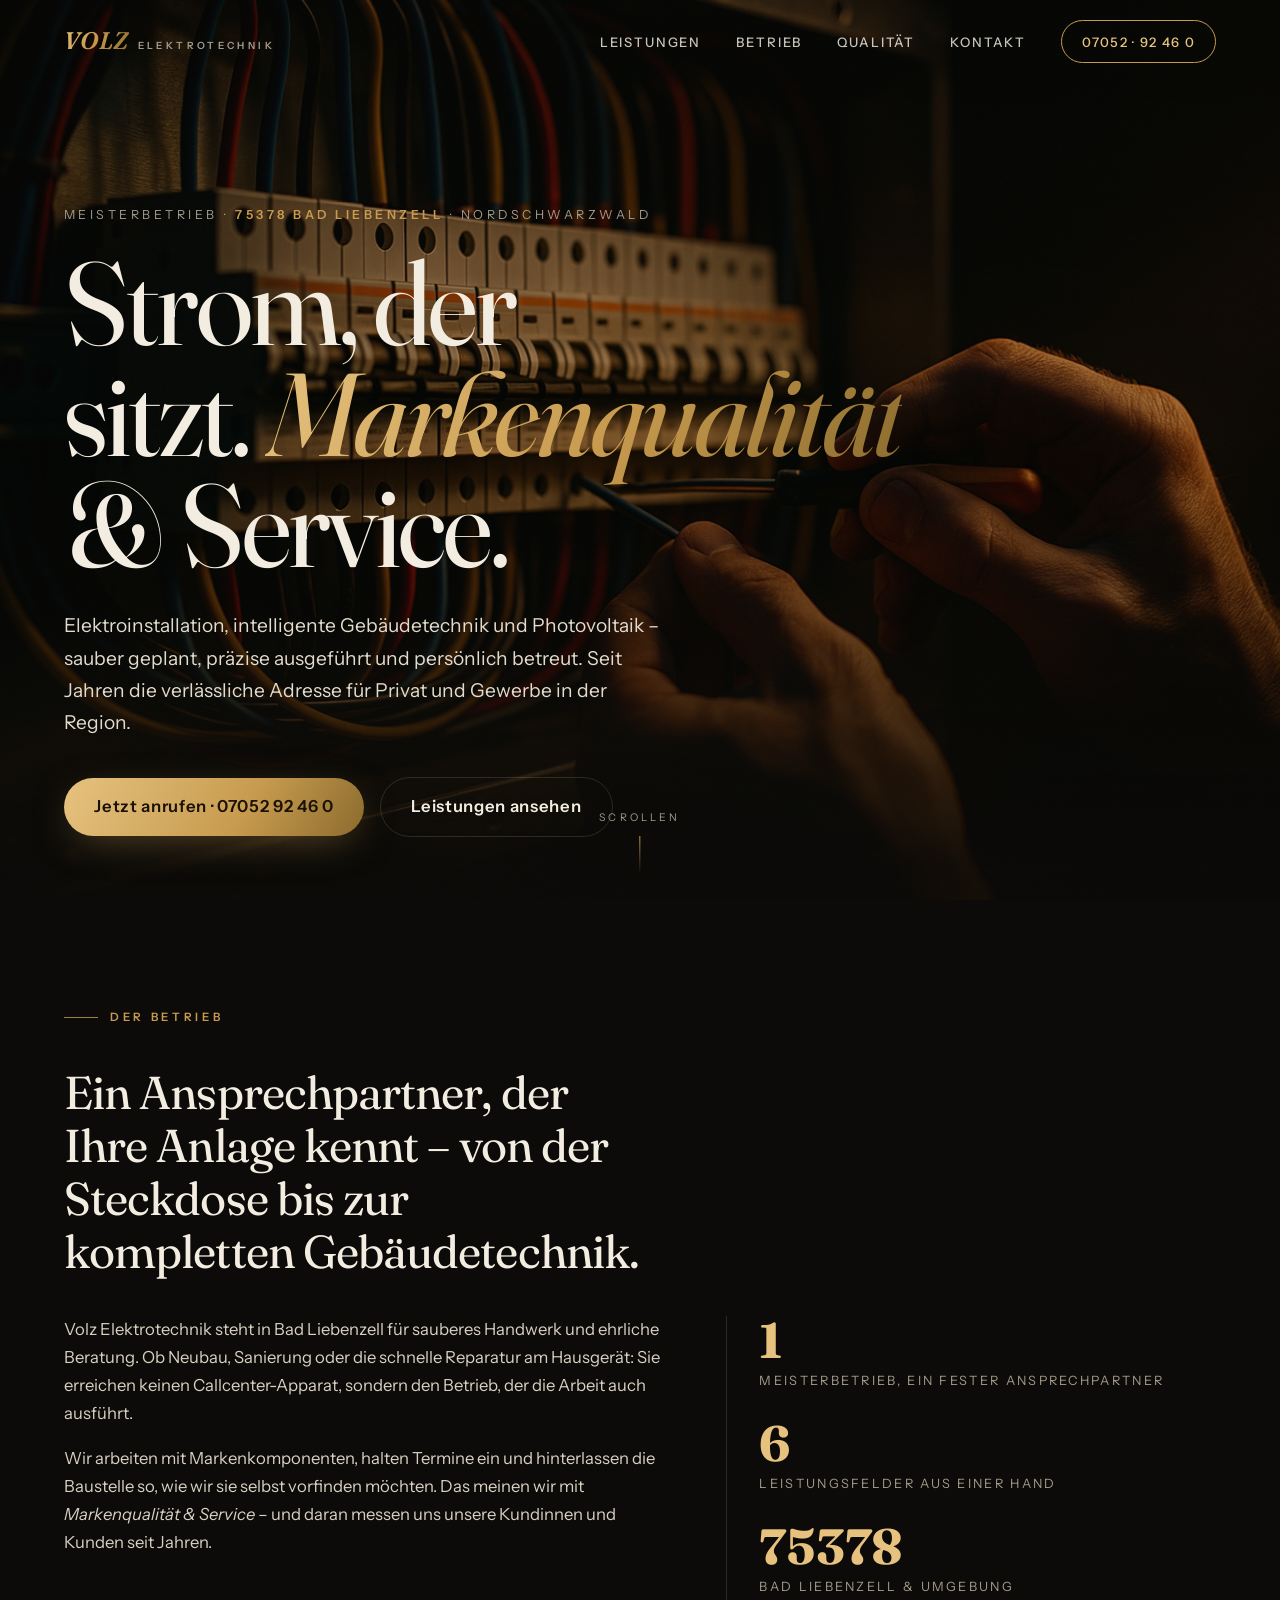
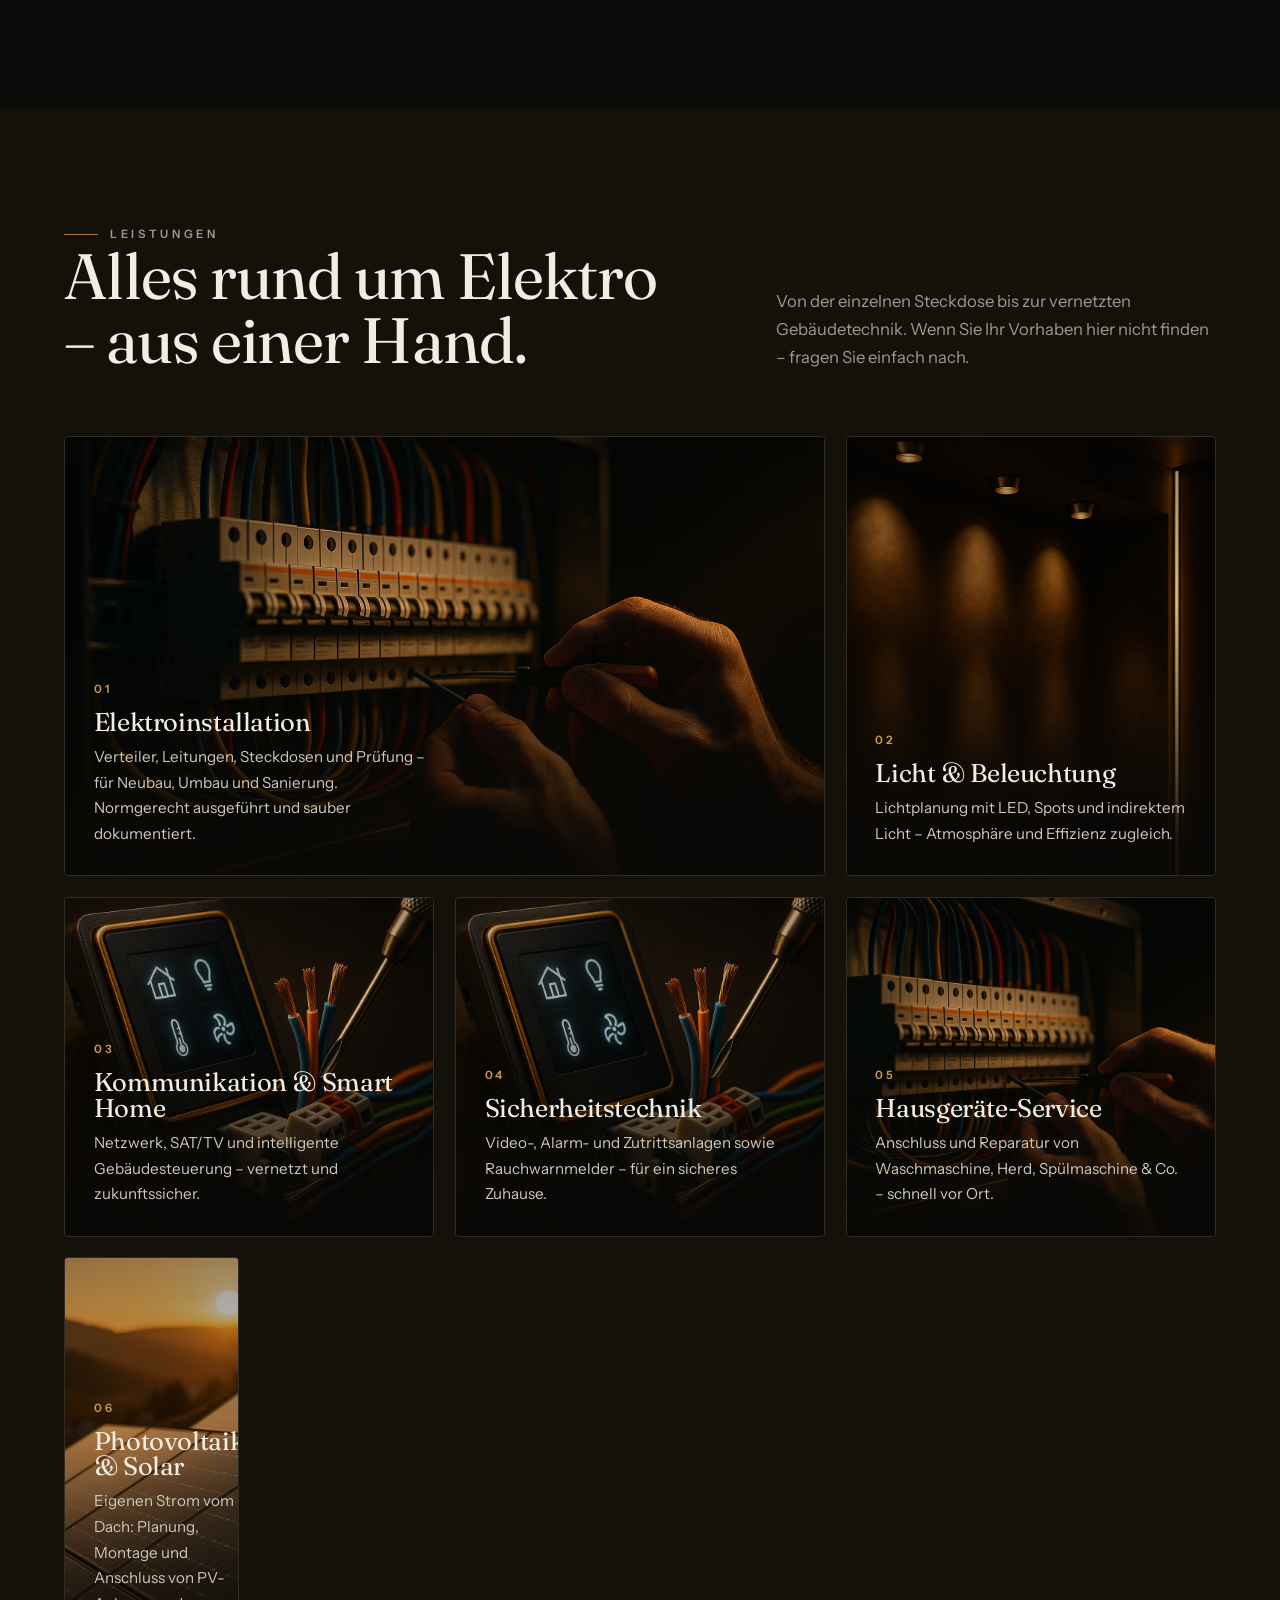
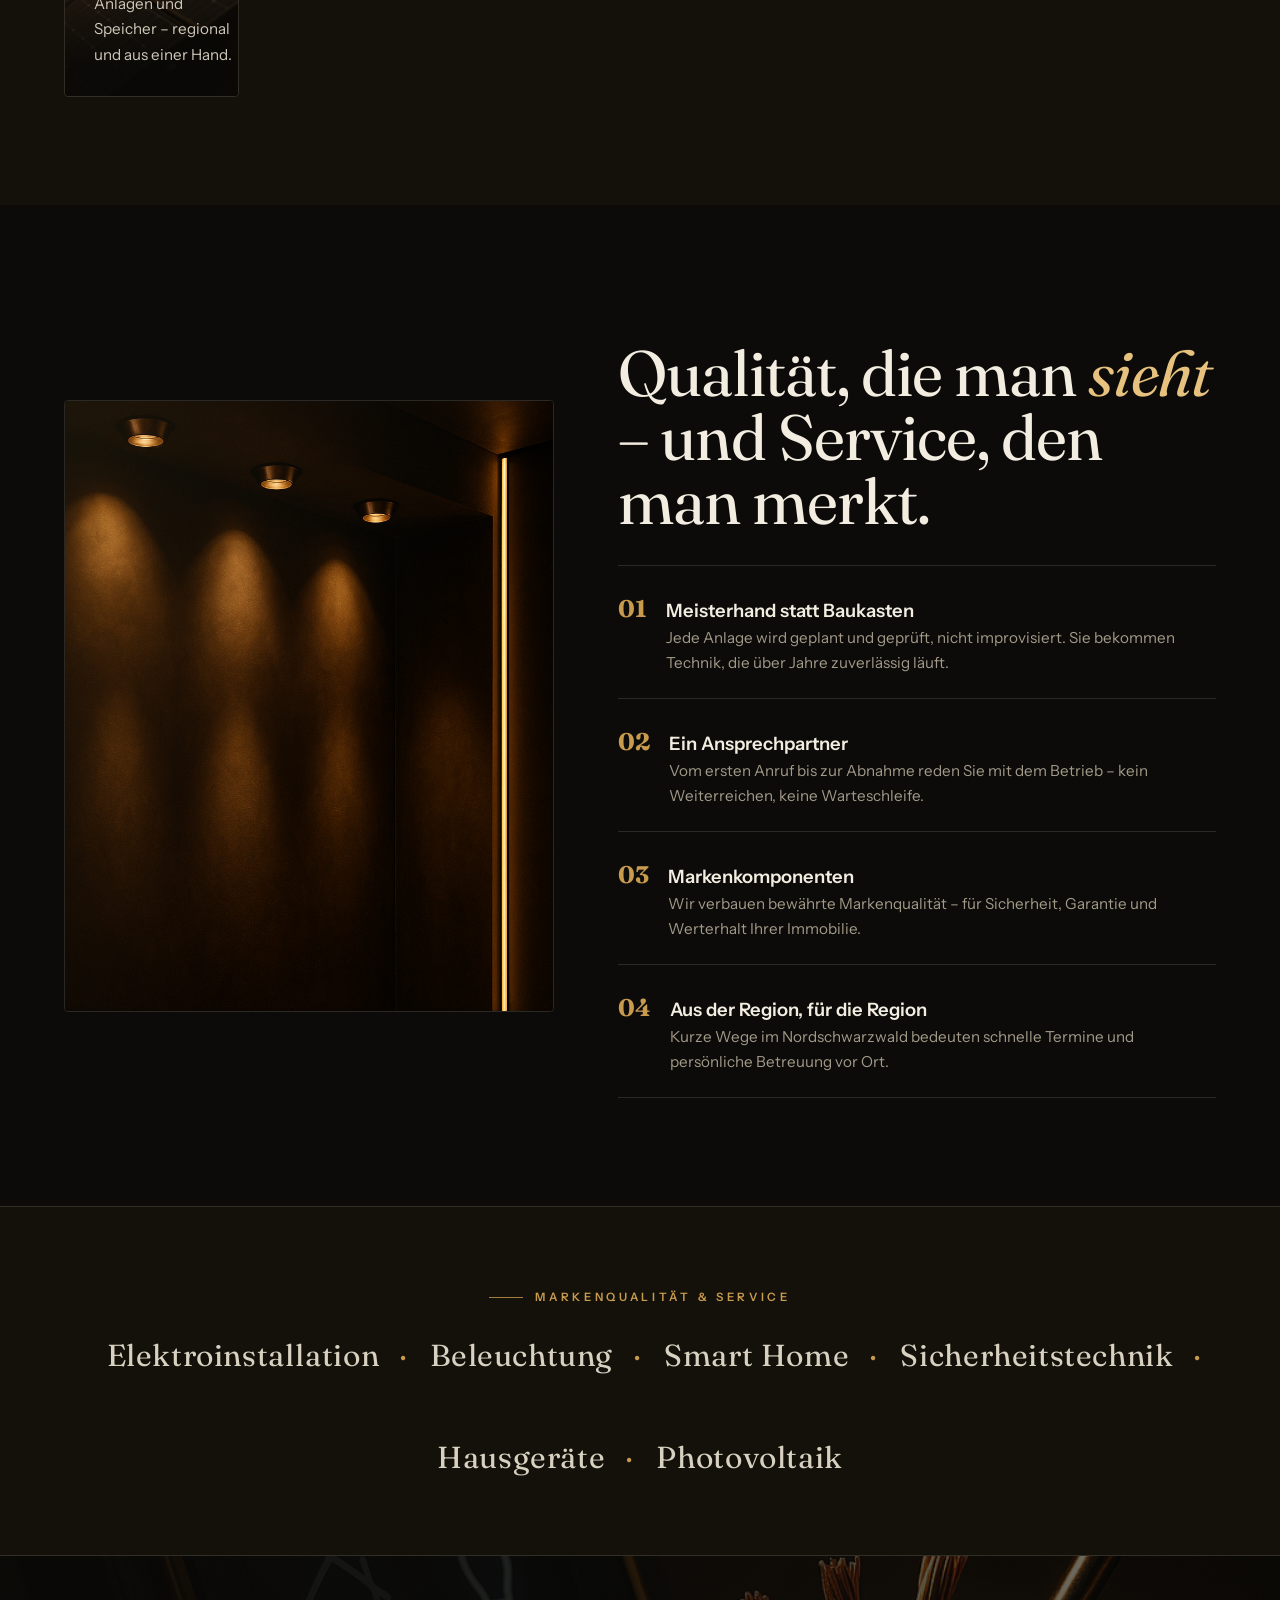
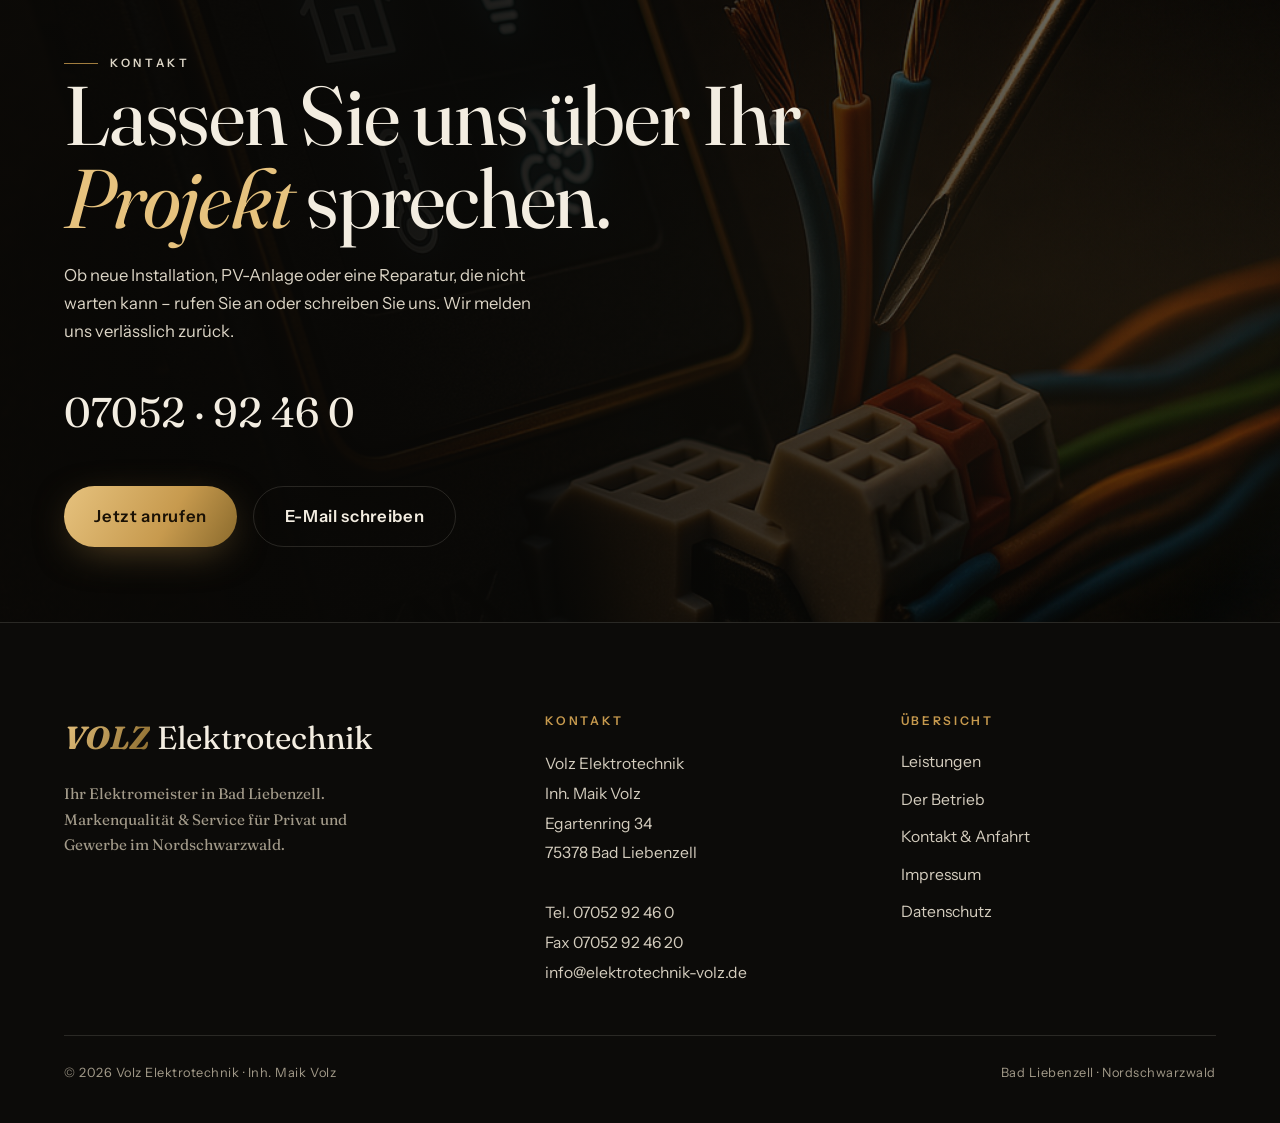
<file: index.html>
<!DOCTYPE html>
<html lang="de">
<head>
<meta charset="UTF-8">
<meta name="viewport" content="width=device-width, initial-scale=1.0">
<title>Volz Elektrotechnik — Ihr Elektromeister in Bad Liebenzell</title>
<meta name="description" content="Volz Elektrotechnik in Bad Liebenzell: Elektroinstallation, Beleuchtung, Kommunikations- & Sicherheitstechnik, Photovoltaik und Hausgeräte-Service. Markenqualität & Service aus dem Nordschwarzwald.">
<link rel="preconnect" href="https://fonts.googleapis.com">
<link rel="preconnect" href="https://fonts.gstatic.com" crossorigin>
<link href="https://fonts.googleapis.com/css2?family=Fraunces:ital,opsz,wght@0,9..144,300..600;1,9..144,300..600&family=Instrument+Sans:wght@400;500;600&display=swap" rel="stylesheet">
<link rel="stylesheet" href="styles.css">
</head>
<body>

<!-- ============ NAV ============ -->
<header class="nav" id="nav">
  <a href="#top" class="brand"><b>VOLZ</b><span>Elektrotechnik</span></a>
  <nav class="nav__links" id="navlinks">
    <a href="#leistungen">Leistungen</a>
    <a href="#warum">Betrieb</a>
    <a href="#marken">Qualität</a>
    <a href="kontakt.html">Kontakt</a>
    <a href="tel:+49705292460" class="nav__cta">07052 · 92 46 0</a>
  </nav>
  <button class="nav__burger" id="burger" aria-label="Menü öffnen"><span></span><span></span><span></span></button>
</header>

<!-- ============ HERO ============ -->
<section class="hero" id="top">
  <div class="hero__media"><img src="img/hero.png" alt="Elektromeister verdrahtet einen Sicherungskasten"></div>
  <div class="hero__scrim"></div>
  <div class="hero__inner">
    <p class="hero__loc reveal">Meisterbetrieb · <b>75378 Bad Liebenzell</b> · Nordschwarzwald</p>
    <h1 class="hero__title reveal">Strom, der<br>sitzt. <em>Markenqualität</em><br>&amp; Service.</h1>
    <p class="hero__sub reveal">Elektroinstallation, intelligente Gebäudetechnik und Photovoltaik – sauber geplant, präzise ausgeführt und persönlich betreut. Seit Jahren die verlässliche Adresse für Privat und Gewerbe in der Region.</p>
    <div class="hero__actions reveal">
      <a href="tel:+49705292460" class="btn btn--gold">Jetzt anrufen · 07052 92 46 0</a>
      <a href="#leistungen" class="btn btn--ghost">Leistungen ansehen</a>
    </div>
  </div>
  <div class="hero__scroll">Scrollen</div>
</section>

<!-- ============ INTRO ============ -->
<section class="section intro" id="betrieb">
  <p class="eyebrow reveal">Der Betrieb</p>
  <p class="intro__lead reveal">Ein Ansprechpartner, der Ihre Anlage kennt – von der Steckdose bis zur kompletten Gebäudetechnik.</p>
  <div class="intro__body">
    <div>
      <p class="reveal">Volz Elektrotechnik steht in Bad Liebenzell für sauberes Handwerk und ehrliche Beratung. Ob Neubau, Sanierung oder die schnelle Reparatur am Hausgerät: Sie erreichen keinen Callcenter-Apparat, sondern den Betrieb, der die Arbeit auch ausführt.</p>
      <p class="reveal">Wir arbeiten mit Markenkomponenten, halten Termine ein und hinterlassen die Baustelle so, wie wir sie selbst vorfinden möchten. Das meinen wir mit <em>Markenqualität &amp; Service</em> – und daran messen uns unsere Kundinnen und Kunden seit Jahren.</p>
    </div>
    <div class="facts">
      <div class="fact reveal"><b>1</b><span>Meisterbetrieb, ein fester Ansprechpartner</span></div>
      <div class="fact reveal"><b>6</b><span>Leistungsfelder aus einer Hand</span></div>
      <div class="fact reveal"><b>75378</b><span>Bad Liebenzell &amp; Umgebung</span></div>
    </div>
  </div>
</section>

<!-- ============ LEISTUNGEN ============ -->
<section class="serv" id="leistungen">
  <div class="section serv--inner">
    <div class="serv__head">
      <div>
        <p class="eyebrow reveal">Leistungen</p>
        <h2 class="reveal">Alles rund um Elektro<br>– aus einer Hand.</h2>
      </div>
      <p class="reveal">Von der einzelnen Steckdose bis zur vernetzten Gebäudetechnik. Wenn Sie Ihr Vorhaben hier nicht finden – fragen Sie einfach nach.</p>
    </div>

    <div class="serv__grid">
      <article class="card span-4 tall reveal">
        <div class="card__media"><img src="img/hero.png" alt="Elektroinstallation Sicherungskasten"></div>
        <div class="card__body">
          <span class="card__num">01</span>
          <h3>Elektroinstallation</h3>
          <p>Verteiler, Leitungen, Steckdosen und Prüfung – für Neubau, Umbau und Sanierung. Normgerecht ausgeführt und sauber dokumentiert.</p>
        </div>
      </article>

      <article class="card span-2 tall reveal">
        <div class="card__media"><img src="img/beleuchtung.png" alt="Warme Beleuchtungsplanung"></div>
        <div class="card__body">
          <span class="card__num">02</span>
          <h3>Licht &amp; Beleuchtung</h3>
          <p>Lichtplanung mit LED, Spots und indirektem Licht – Atmosphäre und Effizienz zugleich.</p>
        </div>
      </article>

      <article class="card span-2 reveal">
        <div class="card__media"><img src="img/technik.png" alt="Smart-Home und Kommunikationstechnik"></div>
        <div class="card__body">
          <span class="card__num">03</span>
          <h3>Kommunikation &amp; Smart Home</h3>
          <p>Netzwerk, SAT/TV und intelligente Gebäudesteuerung – vernetzt und zukunftssicher.</p>
        </div>
      </article>

      <article class="card span-2 reveal">
        <div class="card__media"><img src="img/technik.png" alt="Sicherheitstechnik"></div>
        <div class="card__body">
          <span class="card__num">04</span>
          <h3>Sicherheitstechnik</h3>
          <p>Video-, Alarm- und Zutrittsanlagen sowie Rauchwarnmelder – für ein sicheres Zuhause.</p>
        </div>
      </article>

      <article class="card span-2 reveal">
        <div class="card__media"><img src="img/hero.png" alt="Hausgeräte-Reparatur"></div>
        <div class="card__body">
          <span class="card__num">05</span>
          <h3>Hausgeräte-Service</h3>
          <p>Anschluss und Reparatur von Waschmaschine, Herd, Spülmaschine &amp; Co. – schnell vor Ort.</p>
        </div>
      </article>

      <article class="card span-6 tall reveal">
        <div class="card__media"><img src="img/solar.png" alt="Photovoltaik-Anlage im Nordschwarzwald"></div>
        <div class="card__body">
          <span class="card__num">06</span>
          <h3>Photovoltaik &amp; Solar</h3>
          <p>Eigenen Strom vom Dach: Planung, Montage und Anschluss von PV-Anlagen und Speicher – regional und aus einer Hand.</p>
        </div>
      </article>
    </div>
  </div>
</section>

<!-- ============ WARUM / WERTE ============ -->
<section class="section why" id="warum">
  <div class="why__grid">
    <div class="why__media reveal"><img src="img/beleuchtung.png" alt="Präzise Lichtinstallation"></div>
    <div>
      <p class="eyebrow reveal">Warum Volz</p>
      <h2 class="reveal">Qualität, die man <em>sieht</em> – und Service, den man merkt.</h2>
      <div class="why__list">
        <div class="why__item reveal"><b>01</b><div><h3>Meisterhand statt Baukasten</h3><p>Jede Anlage wird geplant und geprüft, nicht improvisiert. Sie bekommen Technik, die über Jahre zuverlässig läuft.</p></div></div>
        <div class="why__item reveal"><b>02</b><div><h3>Ein Ansprechpartner</h3><p>Vom ersten Anruf bis zur Abnahme reden Sie mit dem Betrieb – kein Weiterreichen, keine Warteschleife.</p></div></div>
        <div class="why__item reveal"><b>03</b><div><h3>Markenkomponenten</h3><p>Wir verbauen bewährte Markenqualität – für Sicherheit, Garantie und Werterhalt Ihrer Immobilie.</p></div></div>
        <div class="why__item reveal"><b>04</b><div><h3>Aus der Region, für die Region</h3><p>Kurze Wege im Nordschwarzwald bedeuten schnelle Termine und persönliche Betreuung vor Ort.</p></div></div>
      </div>
    </div>
  </div>
</section>

<!-- ============ MARKEN-BAND ============ -->
<section class="marken" id="marken">
  <p class="eyebrow reveal">Markenqualität &amp; Service</p>
  <div class="marken__row reveal">
    <span>Elektroinstallation</span>
    <span>Beleuchtung</span>
    <span>Smart Home</span>
    <span>Sicherheitstechnik</span>
    <span>Hausgeräte</span>
    <span>Photovoltaik</span>
  </div>
</section>

<!-- ============ CTA ============ -->
<section class="cta" id="kontakt">
  <div class="cta__media"><img src="img/technik.png" alt="Kontakt Volz Elektrotechnik"></div>
  <div class="cta__inner">
    <p class="eyebrow reveal">Kontakt</p>
    <h2 class="reveal">Lassen Sie uns über Ihr <em>Projekt</em> sprechen.</h2>
    <p class="reveal">Ob neue Installation, PV-Anlage oder eine Reparatur, die nicht warten kann – rufen Sie an oder schreiben Sie uns. Wir melden uns verlässlich zurück.</p>
    <div class="cta__phone reveal"><a href="tel:+49705292460">07052 · 92 46 0</a></div>
    <div class="cta__actions reveal">
      <a href="tel:+49705292460" class="btn btn--gold">Jetzt anrufen</a>
      <a href="mailto:info@elektrotechnik-volz.de" class="btn btn--ghost">E-Mail schreiben</a>
    </div>
  </div>
</section>

<!-- ============ FOOTER ============ -->
<footer class="footer">
  <div class="footer__grid">
    <div class="footer__brand">
      <b>VOLZ</b> Elektrotechnik
      <p>Ihr Elektromeister in Bad Liebenzell. Markenqualität &amp; Service für Privat und Gewerbe im Nordschwarzwald.</p>
    </div>
    <div>
      <h4>Kontakt</h4>
      <address>
        Volz Elektrotechnik<br>
        Inh. Maik Volz<br>
        Egartenring 34<br>
        75378 Bad Liebenzell<br><br>
        Tel. <a href="tel:+49705292460">07052 92 46 0</a><br>
        Fax 07052 92 46 20<br>
        <a href="mailto:info@elektrotechnik-volz.de">info@elektrotechnik-volz.de</a>
      </address>
    </div>
    <div>
      <h4>Übersicht</h4>
      <nav class="footer__nav">
        <a href="#leistungen">Leistungen</a>
        <a href="#warum">Der Betrieb</a>
        <a href="kontakt.html">Kontakt &amp; Anfahrt</a>
        <a href="impressum.html">Impressum</a>
        <a href="datenschutz.html">Datenschutz</a>
      </nav>
    </div>
  </div>
  <div class="footer__bar">
    <span>© <span id="year"></span> Volz Elektrotechnik · Inh. Maik Volz</span>
    <span>Bad Liebenzell · Nordschwarzwald</span>
  </div>
</footer>

<script src="js/main.js"></script>
</body>
</html>
</file>
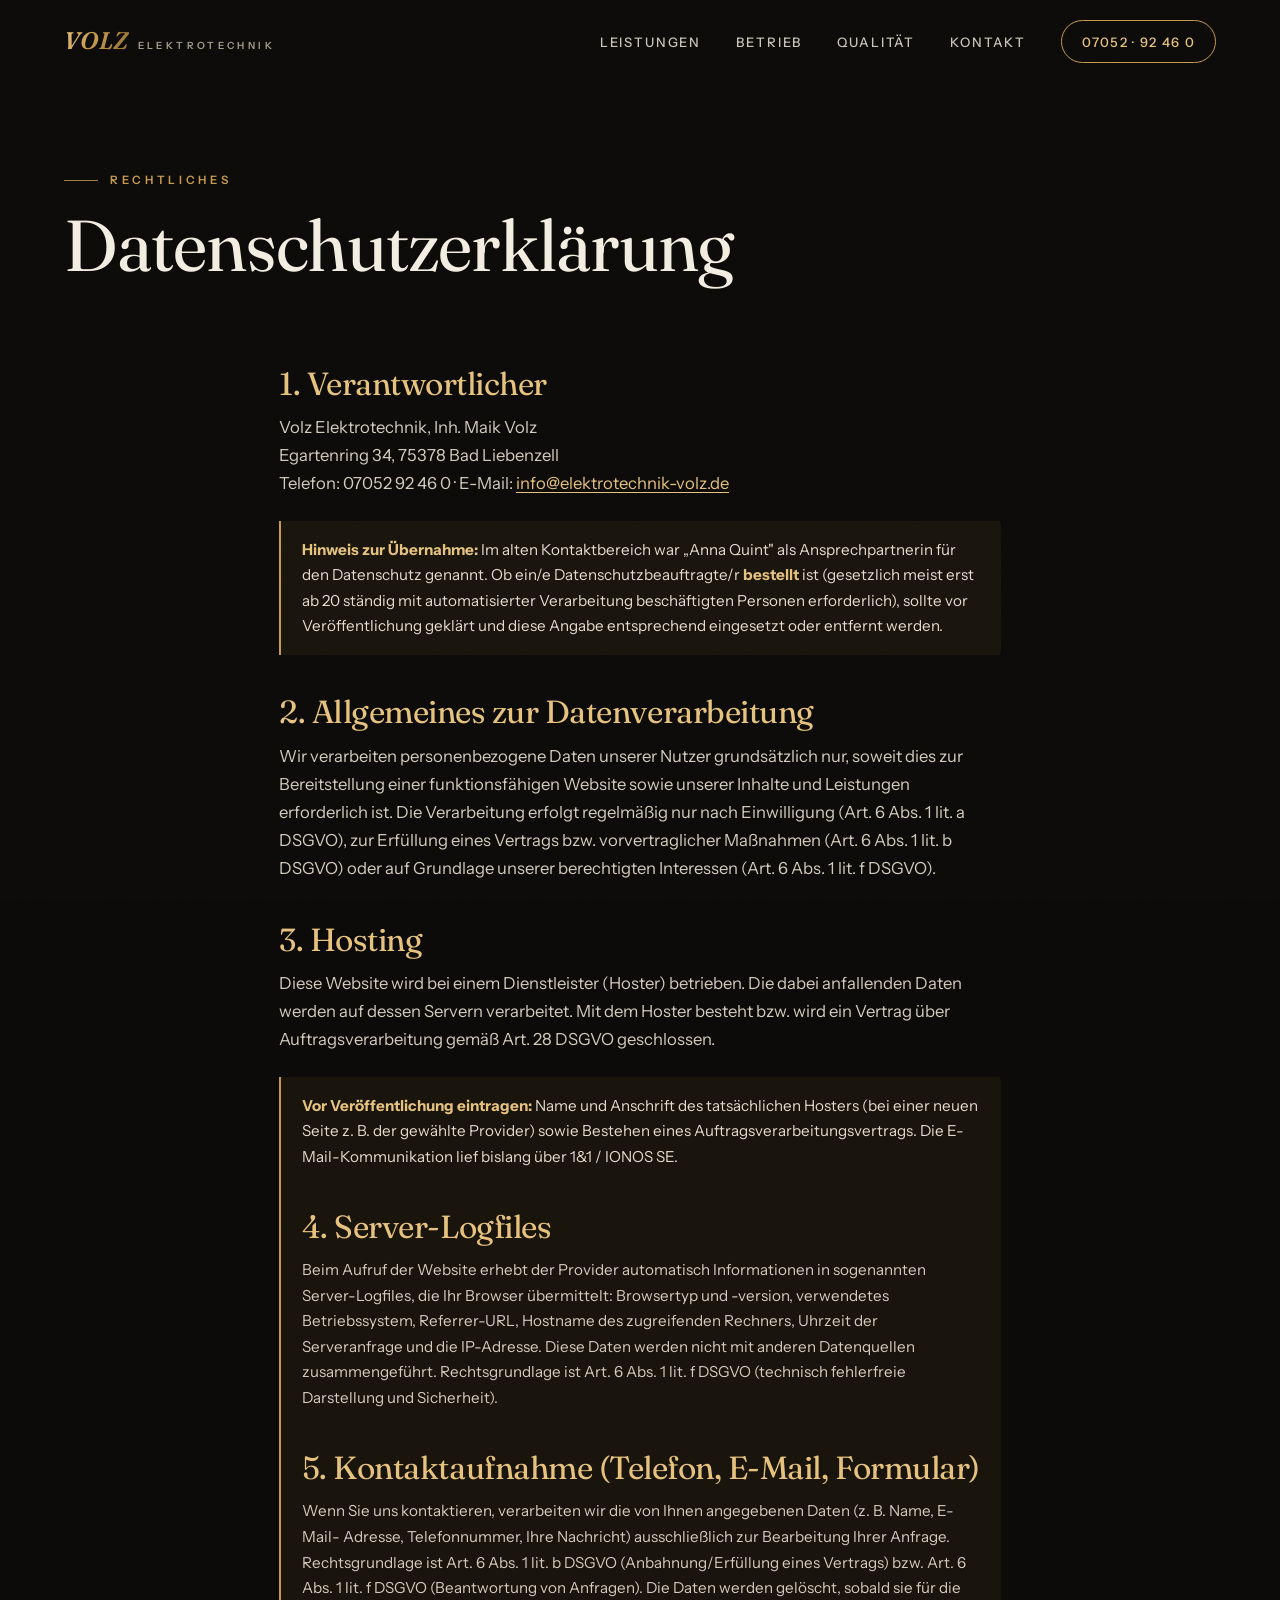
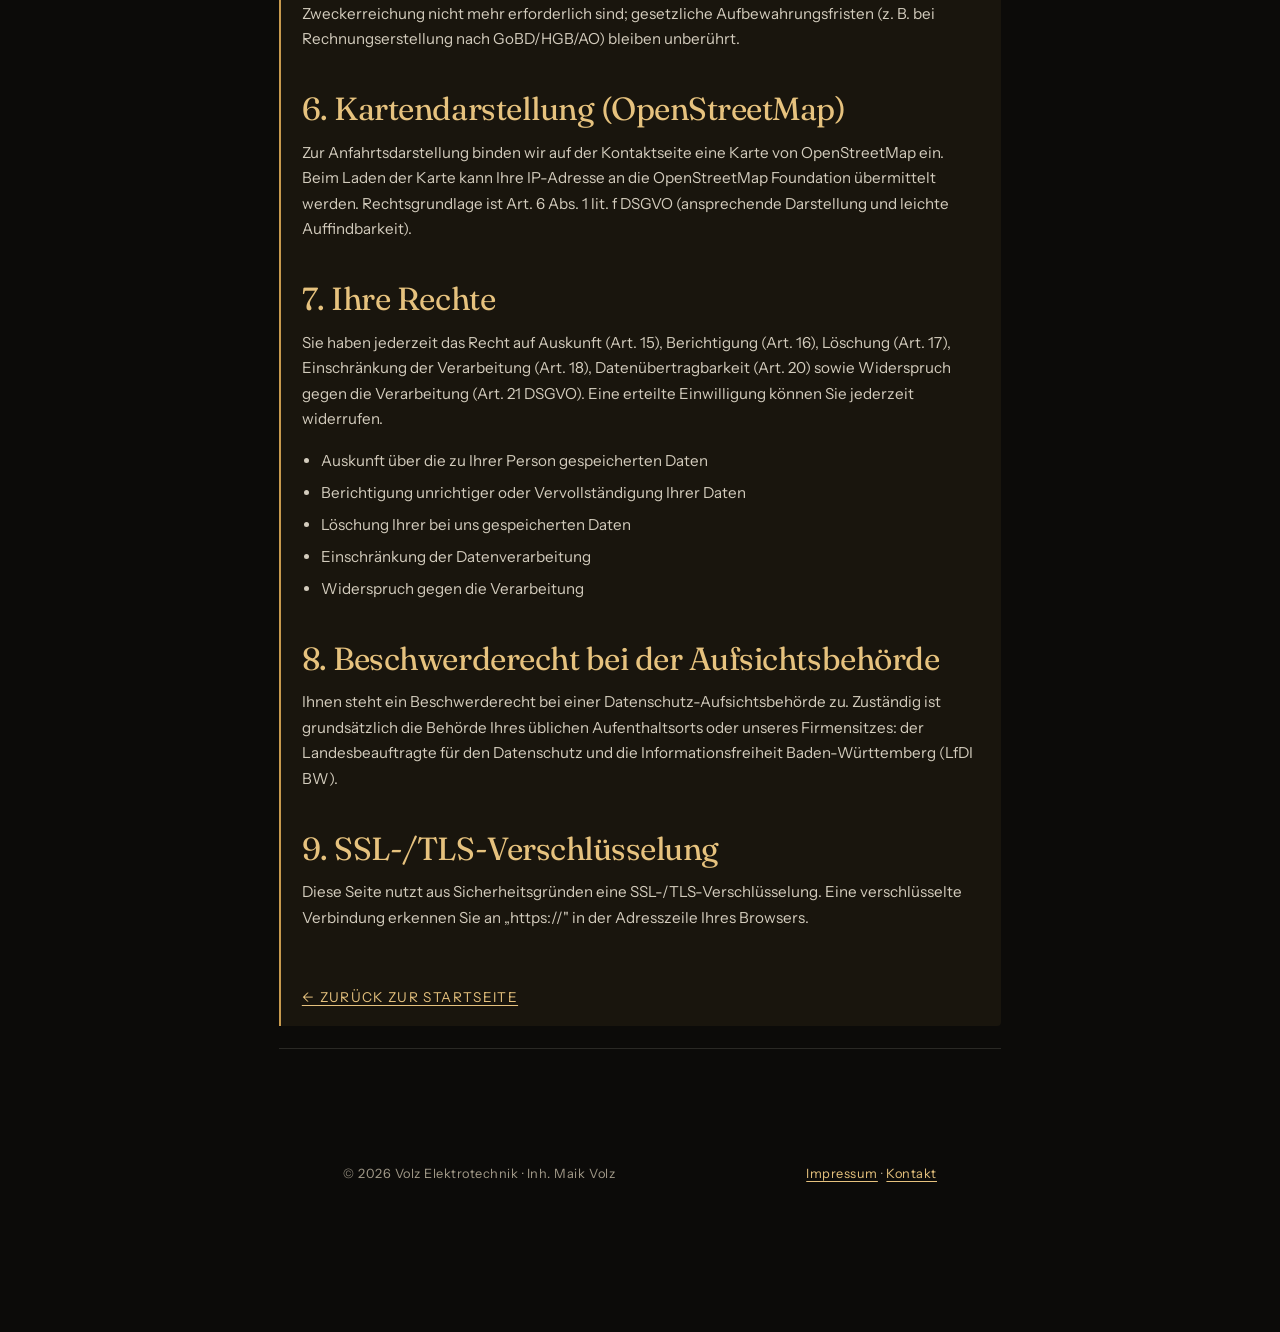
<file: datenschutz.html>
<!DOCTYPE html>
<html lang="de">
<head>
<meta charset="UTF-8">
<meta name="viewport" content="width=device-width, initial-scale=1.0">
<title>Datenschutzerklärung — Volz Elektrotechnik</title>
<meta name="robots" content="noindex">
<link rel="preconnect" href="https://fonts.googleapis.com">
<link rel="preconnect" href="https://fonts.gstatic.com" crossorigin>
<link href="https://fonts.googleapis.com/css2?family=Fraunces:ital,opsz,wght@0,9..144,300..600;1,9..144,300..600&family=Instrument+Sans:wght@400;500;600&display=swap" rel="stylesheet">
<link rel="stylesheet" href="styles.css">
</head>
<body>

<header class="nav scrolled" id="nav">
  <a href="index.html#top" class="brand"><b>VOLZ</b><span>Elektrotechnik</span></a>
  <nav class="nav__links" id="navlinks">
    <a href="index.html#leistungen">Leistungen</a>
    <a href="index.html#warum">Betrieb</a>
    <a href="index.html#marken">Qualität</a>
    <a href="kontakt.html">Kontakt</a>
    <a href="tel:+49705292460" class="nav__cta">07052 · 92 46 0</a>
  </nav>
  <button class="nav__burger" id="burger" aria-label="Menü öffnen"><span></span><span></span><span></span></button>
</header>

<section class="page-hero">
  <p class="eyebrow">Rechtliches</p>
  <h1>Datenschutz&shy;erklärung</h1>
</section>

<div class="legal">
  <h2>1. Verantwortlicher</h2>
  <p>
    Volz Elektrotechnik, Inh. Maik Volz<br>
    Egartenring 34, 75378 Bad Liebenzell<br>
    Telefon: 07052 92 46 0 · E-Mail: <a href="mailto:info@elektrotechnik-volz.de">info@elektrotechnik-volz.de</a>
  </p>

  <div class="note">
    <b>Hinweis zur Übernahme:</b> Im alten Kontaktbereich war „Anna Quint" als Ansprechpartnerin für
    den Datenschutz genannt. Ob ein/e Datenschutzbeauftragte/r <b>bestellt</b> ist (gesetzlich meist erst
    ab 20 ständig mit automatisierter Verarbeitung beschäftigten Personen erforderlich), sollte vor
    Veröffentlichung geklärt und diese Angabe entsprechend eingesetzt oder entfernt werden.
  </div>

  <h2>2. Allgemeines zur Datenverarbeitung</h2>
  <p>Wir verarbeiten personenbezogene Daten unserer Nutzer grundsätzlich nur, soweit dies zur
    Bereitstellung einer funktionsfähigen Website sowie unserer Inhalte und Leistungen erforderlich ist.
    Die Verarbeitung erfolgt regelmäßig nur nach Einwilligung (Art. 6 Abs. 1 lit. a DSGVO), zur Erfüllung
    eines Vertrags bzw. vorvertraglicher Maßnahmen (Art. 6 Abs. 1 lit. b DSGVO) oder auf Grundlage unserer
    berechtigten Interessen (Art. 6 Abs. 1 lit. f DSGVO).</p>

  <h2>3. Hosting</h2>
  <p>Diese Website wird bei einem Dienstleister (Hoster) betrieben. Die dabei anfallenden Daten werden auf
    dessen Servern verarbeitet. Mit dem Hoster besteht bzw. wird ein Vertrag über Auftragsverarbeitung
    gemäß Art. 28 DSGVO geschlossen.</p>
  <div class="note"><b>Vor Veröffentlichung eintragen:</b> Name und Anschrift des tatsächlichen Hosters
    (bei einer neuen Seite z.&nbsp;B. der gewählte Provider) sowie Bestehen eines Auftragsverarbeitungs­vertrags.
    Die E-Mail-Kommunikation lief bislang über 1&amp;1 / IONOS SE.</p>

  <h2>4. Server-Logfiles</h2>
  <p>Beim Aufruf der Website erhebt der Provider automatisch Informationen in sogenannten Server-Logfiles,
    die Ihr Browser übermittelt: Browsertyp und -version, verwendetes Betriebssystem, Referrer-URL,
    Hostname des zugreifenden Rechners, Uhrzeit der Serveranfrage und die IP-Adresse. Diese Daten werden
    nicht mit anderen Datenquellen zusammengeführt. Rechtsgrundlage ist Art. 6 Abs. 1 lit. f DSGVO
    (technisch fehlerfreie Darstellung und Sicherheit).</p>

  <h2>5. Kontaktaufnahme (Telefon, E-Mail, Formular)</h2>
  <p>Wenn Sie uns kontaktieren, verarbeiten wir die von Ihnen angegebenen Daten (z.&nbsp;B. Name, E-Mail-
    Adresse, Telefonnummer, Ihre Nachricht) ausschließlich zur Bearbeitung Ihrer Anfrage. Rechtsgrundlage
    ist Art. 6 Abs. 1 lit. b DSGVO (Anbahnung/Erfüllung eines Vertrags) bzw. Art. 6 Abs. 1 lit. f DSGVO
    (Beantwortung von Anfragen). Die Daten werden gelöscht, sobald sie für die Zweckerreichung nicht mehr
    erforderlich sind; gesetzliche Aufbewahrungsfristen (z.&nbsp;B. bei Rechnungserstellung nach GoBD/HGB/AO)
    bleiben unberührt.</p>

  <h2>6. Kartendarstellung (OpenStreetMap)</h2>
  <p>Zur Anfahrtsdarstellung binden wir auf der Kontaktseite eine Karte von OpenStreetMap ein. Beim Laden
    der Karte kann Ihre IP-Adresse an die OpenStreetMap Foundation übermittelt werden. Rechtsgrundlage ist
    Art. 6 Abs. 1 lit. f DSGVO (ansprechende Darstellung und leichte Auffindbarkeit).</p>

  <h2>7. Ihre Rechte</h2>
  <p>Sie haben jederzeit das Recht auf Auskunft (Art. 15), Berichtigung (Art. 16), Löschung (Art. 17),
    Einschränkung der Verarbeitung (Art. 18), Datenübertragbarkeit (Art. 20) sowie Widerspruch gegen die
    Verarbeitung (Art. 21 DSGVO). Eine erteilte Einwilligung können Sie jederzeit widerrufen.</p>
  <ul>
    <li>Auskunft über die zu Ihrer Person gespeicherten Daten</li>
    <li>Berichtigung unrichtiger oder Vervollständigung Ihrer Daten</li>
    <li>Löschung Ihrer bei uns gespeicherten Daten</li>
    <li>Einschränkung der Datenverarbeitung</li>
    <li>Widerspruch gegen die Verarbeitung</li>
  </ul>

  <h2>8. Beschwerderecht bei der Aufsichtsbehörde</h2>
  <p>Ihnen steht ein Beschwerderecht bei einer Datenschutz-Aufsichtsbehörde zu. Zuständig ist
    grundsätzlich die Behörde Ihres üblichen Aufenthaltsorts oder unseres Firmensitzes: der Landes­beauftragte
    für den Datenschutz und die Informationsfreiheit Baden-Württemberg (LfDI BW).</p>

  <h2>9. SSL-/TLS-Verschlüsselung</h2>
  <p>Diese Seite nutzt aus Sicherheitsgründen eine SSL-/TLS-Verschlüsselung. Eine verschlüsselte Verbindung
    erkennen Sie an „https://" in der Adresszeile Ihres Browsers.</p>

  <a href="index.html" class="backlink">← Zurück zur Startseite</a>
</div>

<footer class="footer">
  <div class="footer__bar" style="border-top:none; margin-top:0;">
    <span>© <span id="year"></span> Volz Elektrotechnik · Inh. Maik Volz</span>
    <span><a href="impressum.html">Impressum</a> · <a href="kontakt.html">Kontakt</a></span>
  </div>
</footer>

<script src="js/main.js"></script>
</body>
</html>
</file>
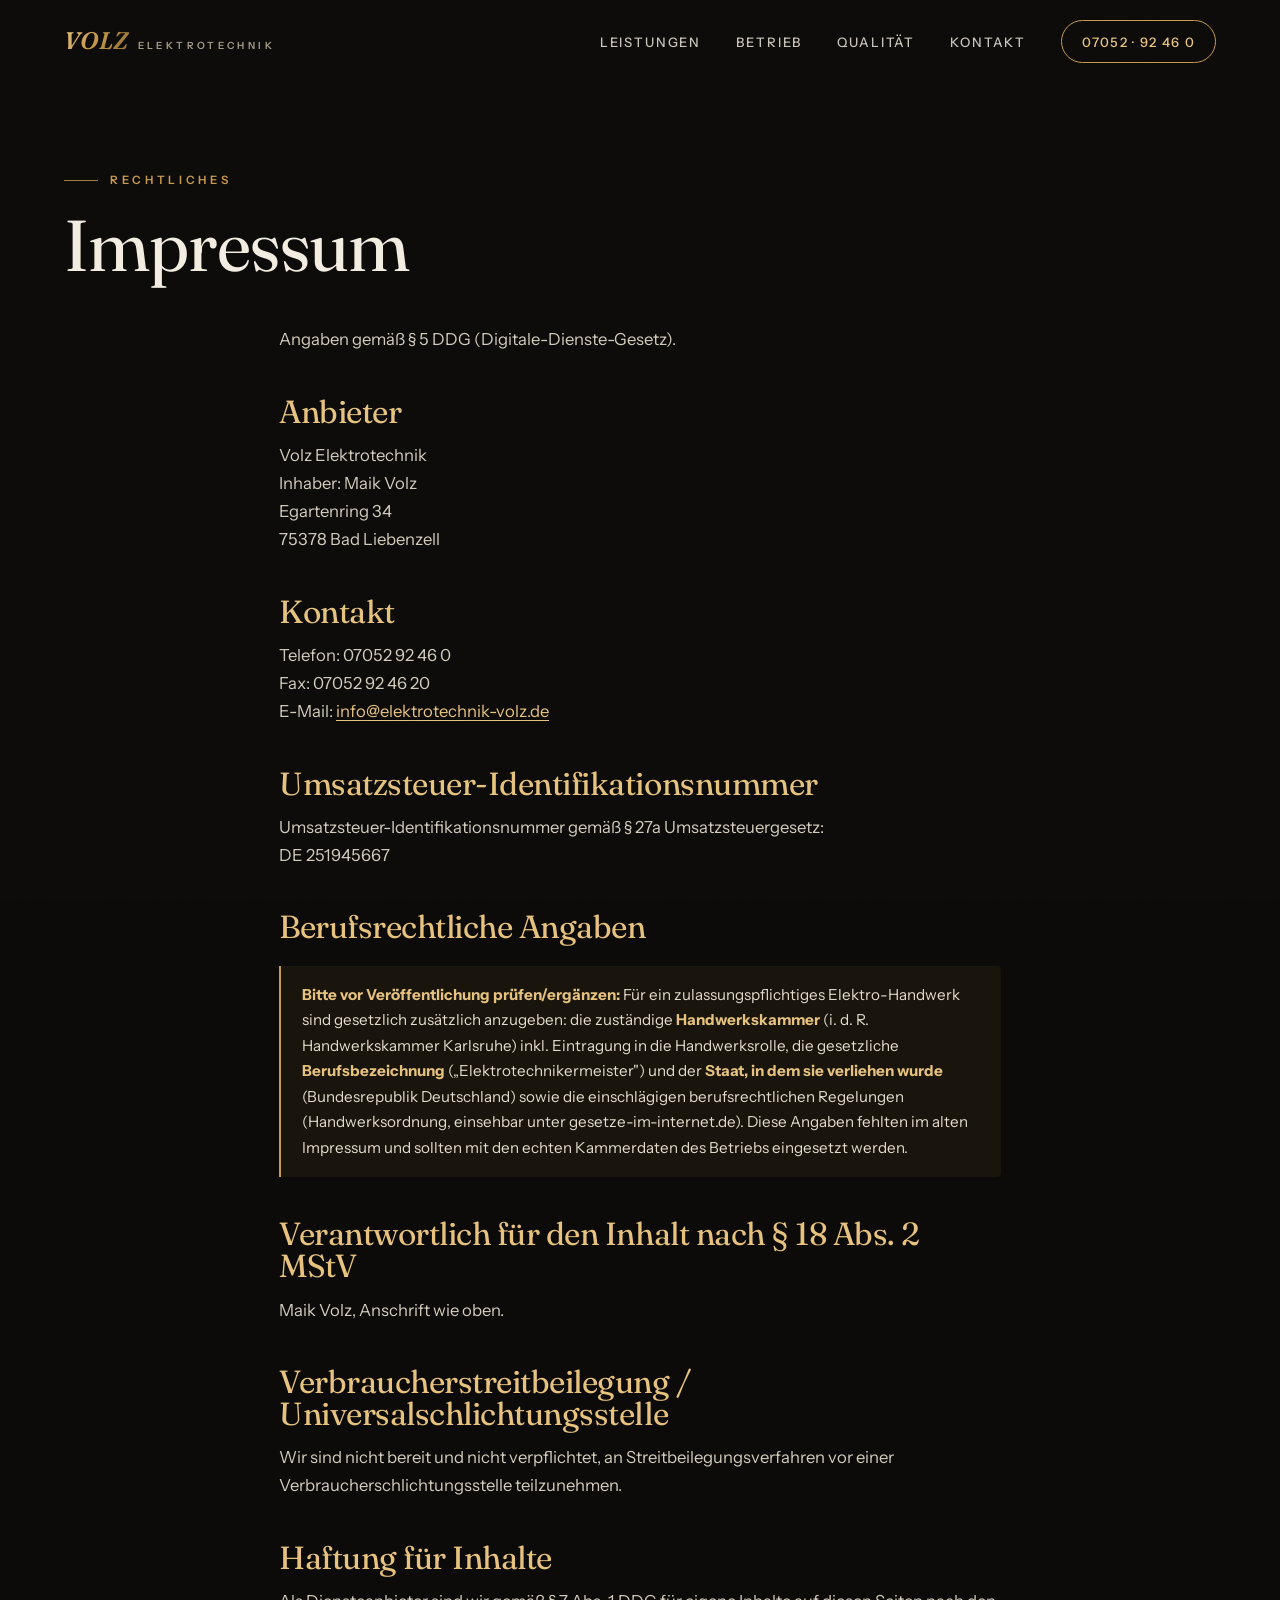
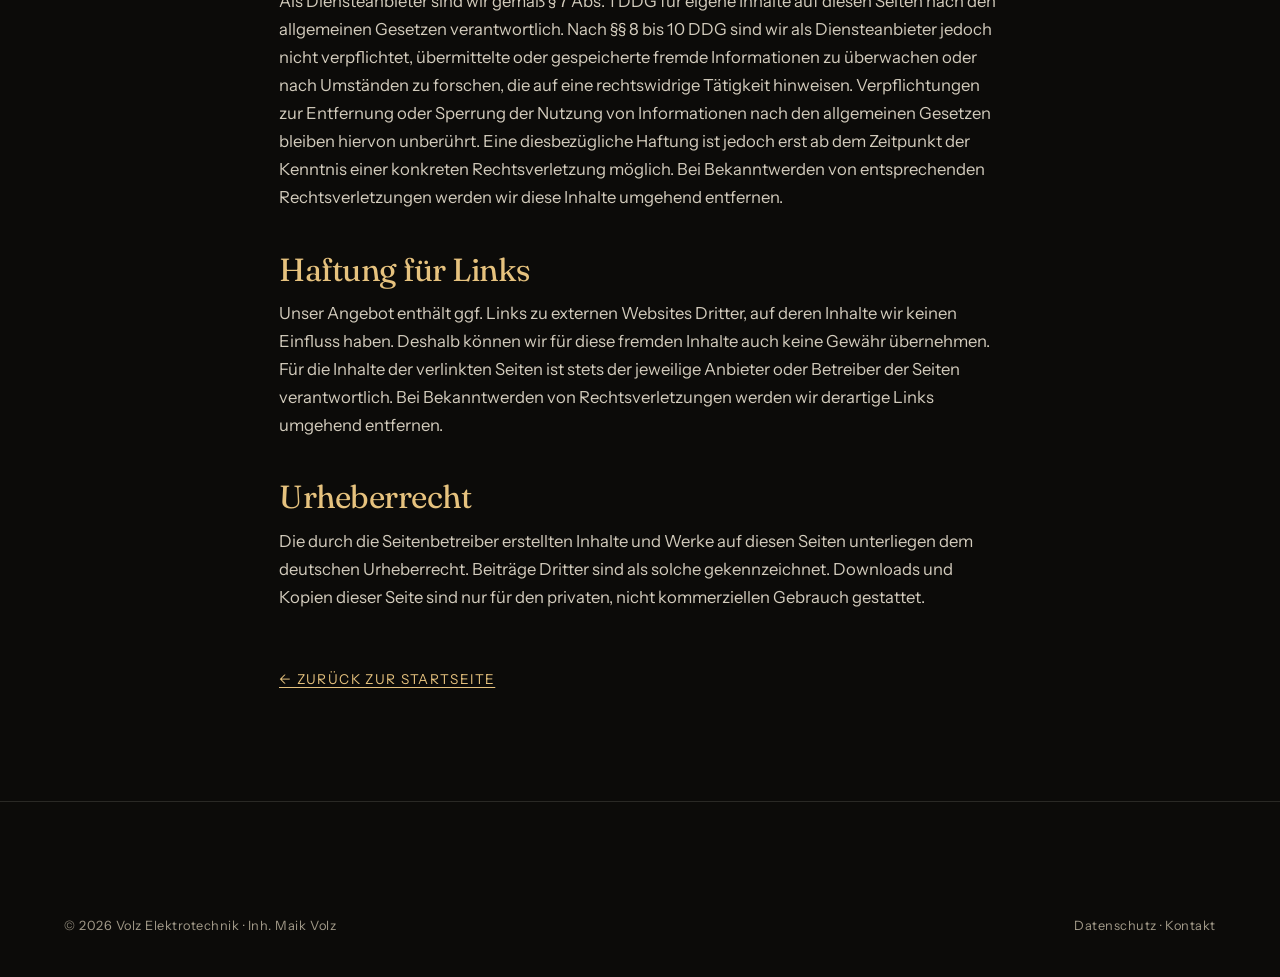
<file: impressum.html>
<!DOCTYPE html>
<html lang="de">
<head>
<meta charset="UTF-8">
<meta name="viewport" content="width=device-width, initial-scale=1.0">
<title>Impressum — Volz Elektrotechnik</title>
<meta name="robots" content="noindex">
<link rel="preconnect" href="https://fonts.googleapis.com">
<link rel="preconnect" href="https://fonts.gstatic.com" crossorigin>
<link href="https://fonts.googleapis.com/css2?family=Fraunces:ital,opsz,wght@0,9..144,300..600;1,9..144,300..600&family=Instrument+Sans:wght@400;500;600&display=swap" rel="stylesheet">
<link rel="stylesheet" href="styles.css">
</head>
<body>

<header class="nav scrolled" id="nav">
  <a href="index.html#top" class="brand"><b>VOLZ</b><span>Elektrotechnik</span></a>
  <nav class="nav__links" id="navlinks">
    <a href="index.html#leistungen">Leistungen</a>
    <a href="index.html#warum">Betrieb</a>
    <a href="index.html#marken">Qualität</a>
    <a href="kontakt.html">Kontakt</a>
    <a href="tel:+49705292460" class="nav__cta">07052 · 92 46 0</a>
  </nav>
  <button class="nav__burger" id="burger" aria-label="Menü öffnen"><span></span><span></span><span></span></button>
</header>

<section class="page-hero">
  <p class="eyebrow">Rechtliches</p>
  <h1>Impressum</h1>
</section>

<div class="legal">
  <p>Angaben gemäß § 5 DDG (Digitale-Dienste-Gesetz).</p>

  <h2>Anbieter</h2>
  <p>
    Volz Elektrotechnik<br>
    Inhaber: Maik Volz<br>
    Egartenring 34<br>
    75378 Bad Liebenzell
  </p>

  <h2>Kontakt</h2>
  <p>
    Telefon: 07052 92 46 0<br>
    Fax: 07052 92 46 20<br>
    E-Mail: <a href="mailto:info@elektrotechnik-volz.de">info@elektrotechnik-volz.de</a>
  </p>

  <h2>Umsatzsteuer-Identifikationsnummer</h2>
  <p>Umsatzsteuer-Identifikationsnummer gemäß § 27a Umsatzsteuergesetz:<br>DE 251945667</p>

  <h2>Berufsrechtliche Angaben</h2>
  <div class="note">
    <b>Bitte vor Veröffentlichung prüfen/ergänzen:</b> Für ein zulassungspflichtiges Elektro-Handwerk
    sind gesetzlich zusätzlich anzugeben: die zuständige <b>Handwerkskammer</b> (i.&nbsp;d.&nbsp;R.
    Handwerkskammer Karlsruhe) inkl. Eintragung in die Handwerksrolle, die gesetzliche
    <b>Berufsbezeichnung</b> („Elektrotechnikermeister") und der <b>Staat, in dem sie verliehen
    wurde</b> (Bundesrepublik Deutschland) sowie die einschlägigen berufsrechtlichen Regelungen
    (Handwerksordnung, einsehbar unter gesetze-im-internet.de). Diese Angaben fehlten im alten
    Impressum und sollten mit den echten Kammerdaten des Betriebs eingesetzt werden.
  </div>

  <h2>Verantwortlich für den Inhalt nach § 18 Abs. 2 MStV</h2>
  <p>Maik Volz, Anschrift wie oben.</p>

  <h2>Verbraucherstreitbeilegung / Universalschlichtungsstelle</h2>
  <p>Wir sind nicht bereit und nicht verpflichtet, an Streitbeilegungsverfahren vor einer
    Verbraucherschlichtungsstelle teilzunehmen.</p>

  <h2>Haftung für Inhalte</h2>
  <p>Als Diensteanbieter sind wir gemäß § 7 Abs. 1 DDG für eigene Inhalte auf diesen Seiten nach den
    allgemeinen Gesetzen verantwortlich. Nach §§ 8 bis 10 DDG sind wir als Diensteanbieter jedoch nicht
    verpflichtet, übermittelte oder gespeicherte fremde Informationen zu überwachen oder nach Umständen
    zu forschen, die auf eine rechtswidrige Tätigkeit hinweisen. Verpflichtungen zur Entfernung oder
    Sperrung der Nutzung von Informationen nach den allgemeinen Gesetzen bleiben hiervon unberührt. Eine
    diesbezügliche Haftung ist jedoch erst ab dem Zeitpunkt der Kenntnis einer konkreten Rechtsverletzung
    möglich. Bei Bekanntwerden von entsprechenden Rechtsverletzungen werden wir diese Inhalte umgehend
    entfernen.</p>

  <h2>Haftung für Links</h2>
  <p>Unser Angebot enthält ggf. Links zu externen Websites Dritter, auf deren Inhalte wir keinen Einfluss
    haben. Deshalb können wir für diese fremden Inhalte auch keine Gewähr übernehmen. Für die Inhalte der
    verlinkten Seiten ist stets der jeweilige Anbieter oder Betreiber der Seiten verantwortlich. Bei
    Bekanntwerden von Rechtsverletzungen werden wir derartige Links umgehend entfernen.</p>

  <h2>Urheberrecht</h2>
  <p>Die durch die Seitenbetreiber erstellten Inhalte und Werke auf diesen Seiten unterliegen dem
    deutschen Urheberrecht. Beiträge Dritter sind als solche gekennzeichnet. Downloads und Kopien dieser
    Seite sind nur für den privaten, nicht kommerziellen Gebrauch gestattet.</p>

  <a href="index.html" class="backlink">← Zurück zur Startseite</a>
</div>

<footer class="footer">
  <div class="footer__bar" style="border-top:none; margin-top:0;">
    <span>© <span id="year"></span> Volz Elektrotechnik · Inh. Maik Volz</span>
    <span><a href="datenschutz.html">Datenschutz</a> · <a href="kontakt.html">Kontakt</a></span>
  </div>
</footer>

<script src="js/main.js"></script>
</body>
</html>
</file>
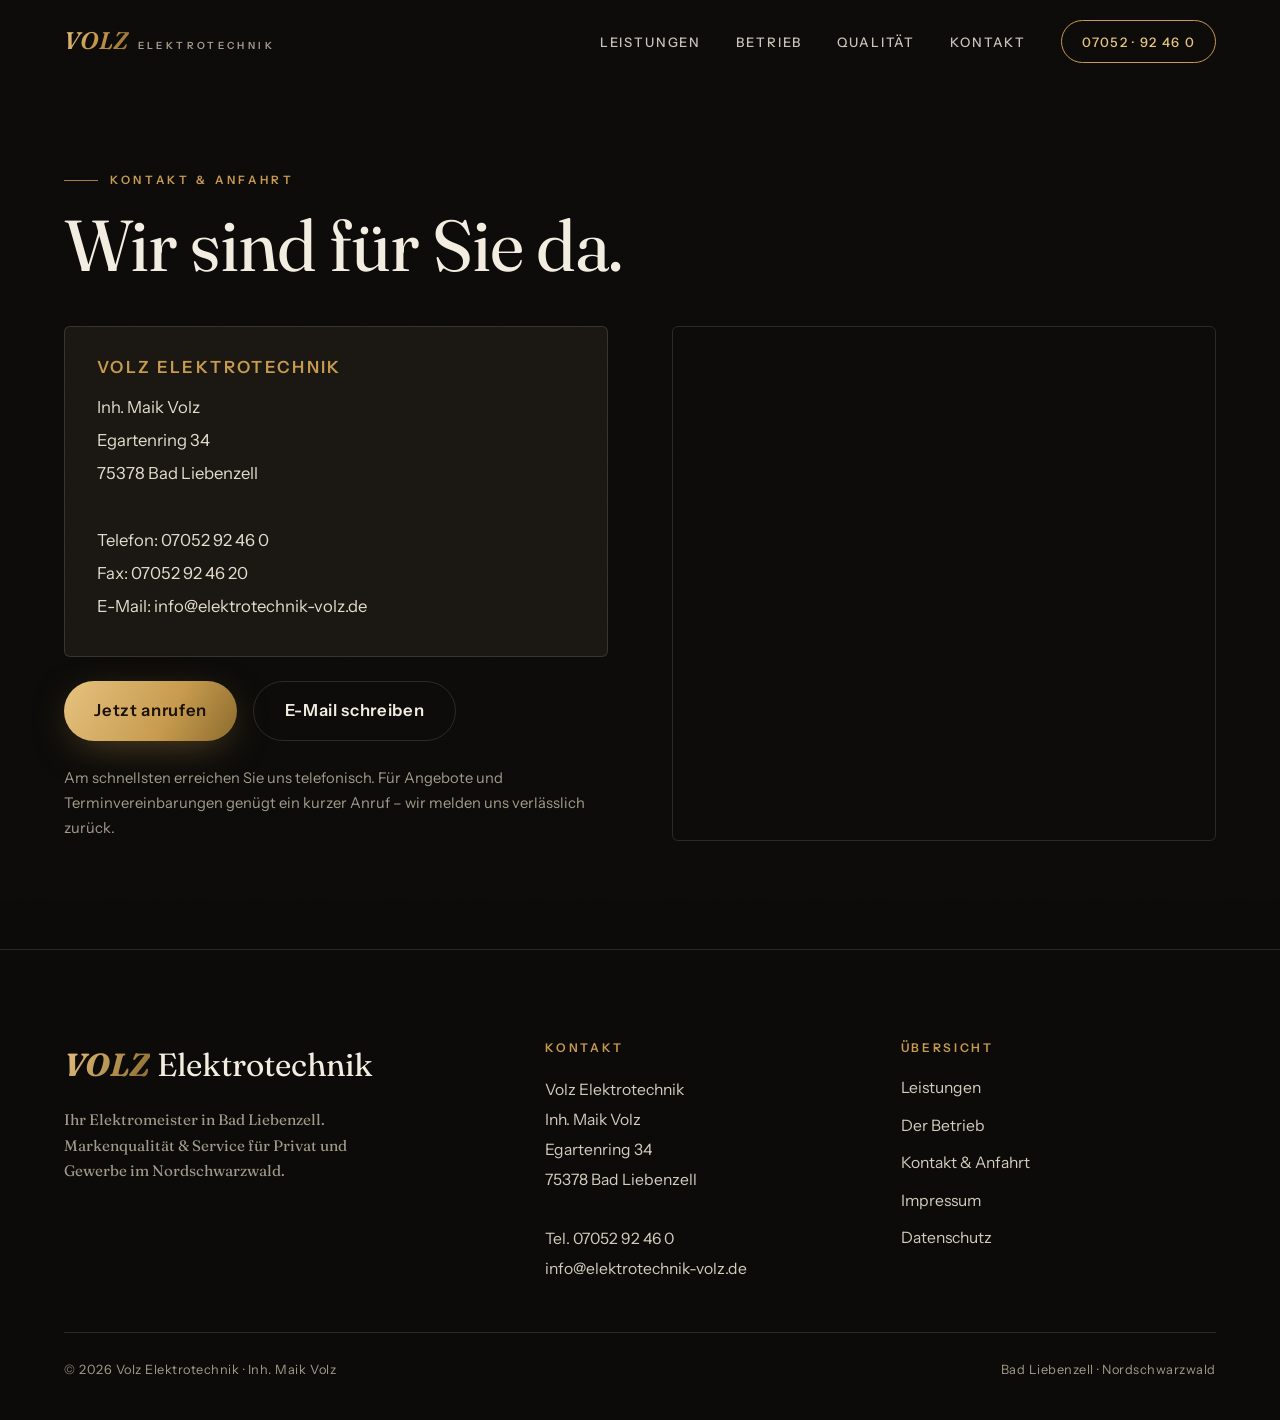
<file: kontakt.html>
<!DOCTYPE html>
<html lang="de">
<head>
<meta charset="UTF-8">
<meta name="viewport" content="width=device-width, initial-scale=1.0">
<title>Kontakt & Anfahrt — Volz Elektrotechnik, Bad Liebenzell</title>
<meta name="description" content="Kontakt zu Volz Elektrotechnik in Bad Liebenzell: Telefon, E-Mail und Anfahrt. Egartenring 34, 75378 Bad Liebenzell.">
<link rel="preconnect" href="https://fonts.googleapis.com">
<link rel="preconnect" href="https://fonts.gstatic.com" crossorigin>
<link href="https://fonts.googleapis.com/css2?family=Fraunces:ital,opsz,wght@0,9..144,300..600;1,9..144,300..600&family=Instrument+Sans:wght@400;500;600&display=swap" rel="stylesheet">
<link rel="stylesheet" href="styles.css">
</head>
<body>

<header class="nav scrolled" id="nav">
  <a href="index.html#top" class="brand"><b>VOLZ</b><span>Elektrotechnik</span></a>
  <nav class="nav__links" id="navlinks">
    <a href="index.html#leistungen">Leistungen</a>
    <a href="index.html#warum">Betrieb</a>
    <a href="index.html#marken">Qualität</a>
    <a href="kontakt.html">Kontakt</a>
    <a href="tel:+49705292460" class="nav__cta">07052 · 92 46 0</a>
  </nav>
  <button class="nav__burger" id="burger" aria-label="Menü öffnen"><span></span><span></span><span></span></button>
</header>

<section class="page-hero">
  <p class="eyebrow">Kontakt &amp; Anfahrt</p>
  <h1>Wir sind für Sie da.</h1>
</section>

<section class="kontakt__grid">
  <div>
    <div class="kontakt__card">
      <h3>Volz Elektrotechnik</h3>
      <address>
        Inh. Maik Volz<br>
        Egartenring 34<br>
        75378 Bad Liebenzell<br><br>
        Telefon: <a href="tel:+49705292460">07052 92 46 0</a><br>
        Fax: 07052 92 46 20<br>
        E-Mail: <a href="mailto:info@elektrotechnik-volz.de">info@elektrotechnik-volz.de</a>
      </address>
    </div>
    <div style="margin-top:1.5rem; display:flex; gap:1rem; flex-wrap:wrap;">
      <a href="tel:+49705292460" class="btn btn--gold">Jetzt anrufen</a>
      <a href="mailto:info@elektrotechnik-volz.de" class="btn btn--ghost">E-Mail schreiben</a>
    </div>
    <p style="margin-top:1.6rem; color:var(--muted); font-size:.92rem;">Am schnellsten erreichen Sie uns telefonisch. Für Angebote und Terminvereinbarungen genügt ein kurzer Anruf – wir melden uns verlässlich zurück.</p>
  </div>

  <div class="kontakt__map">
    <iframe title="Anfahrt Volz Elektrotechnik, Egartenring 34, 75378 Bad Liebenzell"
      loading="lazy" referrerpolicy="no-referrer-when-downgrade"
      src="https://www.openstreetmap.org/export/embed.html?bbox=8.72%2C48.75%2C8.79%2C48.79&amp;layer=mapnik&amp;marker=48.7705%2C8.7555"></iframe>
  </div>
</section>

<footer class="footer">
  <div class="footer__grid">
    <div class="footer__brand">
      <b>VOLZ</b> Elektrotechnik
      <p>Ihr Elektromeister in Bad Liebenzell. Markenqualität &amp; Service für Privat und Gewerbe im Nordschwarzwald.</p>
    </div>
    <div>
      <h4>Kontakt</h4>
      <address>
        Volz Elektrotechnik<br>Inh. Maik Volz<br>Egartenring 34<br>75378 Bad Liebenzell<br><br>
        Tel. <a href="tel:+49705292460">07052 92 46 0</a><br>
        <a href="mailto:info@elektrotechnik-volz.de">info@elektrotechnik-volz.de</a>
      </address>
    </div>
    <div>
      <h4>Übersicht</h4>
      <nav class="footer__nav">
        <a href="index.html#leistungen">Leistungen</a>
        <a href="index.html#warum">Der Betrieb</a>
        <a href="kontakt.html">Kontakt &amp; Anfahrt</a>
        <a href="impressum.html">Impressum</a>
        <a href="datenschutz.html">Datenschutz</a>
      </nav>
    </div>
  </div>
  <div class="footer__bar">
    <span>© <span id="year"></span> Volz Elektrotechnik · Inh. Maik Volz</span>
    <span>Bad Liebenzell · Nordschwarzwald</span>
  </div>
</footer>

<script src="js/main.js"></script>
</body>
</html>
</file>
<file: styles.css>
/* =========================================================
   VOLZ ELEKTROTECHNIK — Bad Liebenzell
   Dunkel-editorial · gebürstetes Gold auf Anthrazit
   Marken-DNA aus dem Original: Gold #b08c3c, Off-White #f7f4ec
   ========================================================= */

:root{
  --bg:      #0c0b09;   /* tiefes, warm gebrochenes Schwarz */
  --bg-2:    #131109;   /* leicht abgesetzte Sektion */
  --panel:   #1a1712;
  --ink:     #f3ede1;   /* warmes Off-White (aus Original #f7f4ec) */
  --muted:   #a29a89;   /* Sekundärtext, sandig */
  --accent:  #c79a4e;   /* gebürstetes Gold, aus Original #b08c3c aufgehellt */
  --accent-2:#e6c27e;   /* Highlight/Hover-Gold */
  --accent-d:#8a6a2c;   /* tiefes Bronze */
  --line:    rgba(243,237,225,.13);
  --serif:   "Fraunces", Georgia, serif;
  --sans:    "Instrument Sans", system-ui, -apple-system, sans-serif;
  --pad:     clamp(1.3rem, 5vw, 6rem);
  --maxw:    1480px;
}

*{ margin:0; padding:0; box-sizing:border-box; }
html{ -webkit-font-smoothing:antialiased; text-rendering:optimizeLegibility; scroll-behavior:smooth; }
body{
  background:var(--bg); color:var(--ink);
  font-family:var(--sans);
  font-size:clamp(1rem,.6rem + .55vw,1.14rem);
  line-height:1.68; font-weight:400; overflow-x:hidden;
}
img{ display:block; width:100%; height:100%; object-fit:cover; }
a{ color:inherit; text-decoration:none; }
::selection{ background:var(--accent); color:#160d05; }
h1,h2,h3{ font-family:var(--serif); font-weight:400; line-height:1; letter-spacing:-.015em; }
h2{ font-size:clamp(2rem,5vw,4.2rem); }

/* Filmkorn über allem */
body::after{
  content:""; position:fixed; inset:0; z-index:9999; pointer-events:none;
  opacity:.04; mix-blend-mode:overlay;
  background-image:url("data:image/svg+xml,%3Csvg xmlns='http://www.w3.org/2000/svg' width='140' height='140'%3E%3Cfilter id='n'%3E%3CfeTurbulence type='fractalNoise' baseFrequency='.9' numOctaves='3'/%3E%3C/filter%3E%3Crect width='100%25' height='100%25' filter='url(%23n)'/%3E%3C/svg%3E");
}

/* ---------- Eyebrow ---------- */
.eyebrow{
  display:inline-flex; align-items:center; gap:12px;
  font-family:var(--sans); font-size:.72rem; font-weight:600;
  text-transform:uppercase; letter-spacing:.32em; color:var(--accent);
}
.eyebrow::before{ content:""; width:34px; height:1px; background:var(--accent); opacity:.8; }

/* ---------- Reveal ---------- */
.reveal{ opacity:0; transform:translateY(26px); transition:opacity .9s cubic-bezier(.2,.7,.2,1), transform .9s cubic-bezier(.2,.7,.2,1); }
.reveal.in{ opacity:1; transform:none; }
@media (prefers-reduced-motion:reduce){
  .reveal{ opacity:1; transform:none; transition:none; }
  html{ scroll-behavior:auto; }
  .hero__media img{ transform:none !important; }
}

/* =========================================================
   NAV
   ========================================================= */
.nav{
  position:fixed; top:0; left:0; right:0; z-index:100;
  display:flex; align-items:center; justify-content:space-between;
  padding:1.25rem var(--pad);
  transition:background .4s ease, padding .4s ease, border-color .4s ease;
  border-bottom:1px solid transparent;
}
.nav.scrolled{
  background:rgba(12,11,9,.82); backdrop-filter:blur(14px);
  border-bottom:1px solid var(--line); padding:.85rem var(--pad);
}
.brand{ display:flex; align-items:baseline; gap:.55rem; font-family:var(--serif); font-size:1.5rem; letter-spacing:.02em; }
.brand b{ font-weight:600; font-style:italic;
  background:linear-gradient(120deg,var(--accent-2),var(--accent) 45%,var(--accent-d));
  -webkit-background-clip:text; background-clip:text; -webkit-text-fill-color:transparent; }
.brand span{ font-family:var(--sans); font-size:.62rem; font-weight:600; text-transform:uppercase;
  letter-spacing:.34em; color:var(--muted); }
.nav__links{ display:flex; align-items:center; gap:2.2rem; }
.nav__links a{ font-size:.82rem; font-weight:500; text-transform:uppercase; letter-spacing:.14em; color:var(--ink); opacity:.82; transition:color .25s, opacity .25s; }
.nav__links a:hover{ color:var(--accent-2); opacity:1; }
.nav__cta{
  display:inline-flex; align-items:center; gap:.5rem;
  border:1px solid var(--accent); color:var(--accent-2) !important; opacity:1 !important;
  padding:.6rem 1.25rem; border-radius:44px; letter-spacing:.1em !important;
  transition:background .25s, color .25s, transform .25s;
}
.nav__cta:hover{ background:var(--accent); color:#160d05 !important; transform:translateY(-2px); }
.nav__burger{ display:none; flex-direction:column; gap:5px; background:none; border:0; cursor:pointer; padding:.4rem; }
.nav__burger span{ width:26px; height:2px; background:var(--ink); transition:.3s; }

@media (max-width:860px){
  .nav__links{
    position:fixed; inset:0; background:rgba(10,9,7,.97); backdrop-filter:blur(8px);
    flex-direction:column; justify-content:center; gap:2rem;
    transform:translateX(100%); transition:transform .5s cubic-bezier(.7,0,.2,1);
  }
  .nav__links.open{ transform:none; }
  .nav__links a{ font-size:1.05rem; }
  .nav__burger{ display:flex; z-index:101; }
  .nav.menu-open .nav__burger span:nth-child(1){ transform:translateY(7px) rotate(45deg); }
  .nav.menu-open .nav__burger span:nth-child(2){ opacity:0; }
  .nav.menu-open .nav__burger span:nth-child(3){ transform:translateY(-7px) rotate(-45deg); }
}

/* =========================================================
   HERO
   ========================================================= */
.hero{ position:relative; min-height:100svh; display:flex; flex-direction:column; justify-content:flex-end; padding-bottom:clamp(2.5rem,7vh,5rem); }
.hero__media{ position:absolute; inset:0; z-index:0; overflow:hidden; }
.hero__media img{ transform:scale(1.1); will-change:transform; }
.hero__scrim{ position:absolute; inset:0; z-index:1;
  background:
    linear-gradient(to top, rgba(10,9,7,.94) 4%, rgba(10,9,7,.34) 48%, rgba(10,9,7,.55) 100%),
    radial-gradient(130% 90% at 18% 120%, rgba(199,154,78,.22), transparent 58%);
}
.hero__inner{ position:relative; z-index:3; width:100%; max-width:var(--maxw); margin:0 auto; padding:0 var(--pad); }
.hero__loc{ font-size:.78rem; letter-spacing:.28em; text-transform:uppercase; color:var(--muted); margin-bottom:1.4rem; }
.hero__loc b{ color:var(--accent); font-weight:600; }
.hero__title{ font-size:clamp(2.9rem,9.2vw,8.8rem); line-height:.94; letter-spacing:-.025em; max-width:16ch; }
.hero__title em{ font-style:italic;
  background:linear-gradient(120deg,var(--accent-2),var(--accent) 55%,var(--accent-d));
  -webkit-background-clip:text; background-clip:text; -webkit-text-fill-color:transparent; }
.hero__sub{ margin-top:1.8rem; max-width:46ch; font-size:clamp(1rem,1.5vw,1.22rem); color:#e3dccd; }
.hero__actions{ margin-top:2.4rem; display:flex; flex-wrap:wrap; gap:1rem; align-items:center; }

.btn{ display:inline-flex; align-items:center; gap:.6rem; font-weight:600; letter-spacing:.04em;
  padding:.95rem 1.9rem; border-radius:48px; transition:transform .25s, background .25s, box-shadow .25s; }
.btn--gold{ background:linear-gradient(120deg,var(--accent-2),var(--accent) 60%,var(--accent-d)); color:#1a1105;
  box-shadow:0 10px 40px -12px rgba(199,154,78,.5); }
.btn--gold:hover{ transform:translateY(-3px); box-shadow:0 16px 46px -12px rgba(199,154,78,.65); }
.btn--ghost{ border:1px solid var(--line); color:var(--ink); }
.btn--ghost:hover{ border-color:var(--accent); color:var(--accent-2); transform:translateY(-3px); }

.hero__scroll{ position:absolute; bottom:1.6rem; left:50%; transform:translateX(-50%); z-index:3;
  font-size:.66rem; letter-spacing:.3em; text-transform:uppercase; color:var(--muted); display:flex; flex-direction:column; align-items:center; gap:.6rem; }
.hero__scroll::after{ content:""; width:1px; height:38px; background:linear-gradient(var(--accent),transparent); animation:drop 2s infinite; }
@keyframes drop{ 0%{opacity:0;transform:scaleY(.3)} 50%{opacity:1} 100%{opacity:0;transform:scaleY(1) translateY(6px)} }
@media (max-width:860px){ .hero__scroll{ display:none; } }

/* =========================================================
   SECTION-GRUNDLAGEN
   ========================================================= */
.section{ max-width:var(--maxw); margin:0 auto; padding:clamp(5rem,12vh,9rem) var(--pad); }
.section--tight{ padding-top:clamp(3rem,7vh,5rem); }

/* ---------- Intro / Claim ---------- */
.intro{ display:grid; grid-template-columns:1fr; gap:2.4rem; }
.intro__lead{ font-family:var(--serif); font-size:clamp(1.7rem,3.6vw,3rem); line-height:1.15; letter-spacing:-.02em; max-width:20ch; }
.intro__body{ display:grid; grid-template-columns:1.1fr .9fr; gap:clamp(2rem,5vw,5rem); align-items:start; }
.intro__body p{ color:#d8d1c2; }
.intro__body p + p{ margin-top:1.1rem; }
.facts{ display:flex; flex-direction:column; gap:1.6rem; border-left:1px solid var(--line); padding-left:2rem; }
.fact b{ display:block; font-family:var(--serif); font-size:clamp(2rem,4vw,3.1rem); color:var(--accent-2); line-height:1; }
.fact span{ font-size:.8rem; text-transform:uppercase; letter-spacing:.18em; color:var(--muted); }
@media (max-width:820px){ .intro__body{ grid-template-columns:1fr; } .facts{ border-left:0; padding-left:0; flex-direction:row; flex-wrap:wrap; gap:2rem; } }

/* ---------- Leistungen ---------- */
.serv{ background:var(--bg-2); }
.serv__head{ display:flex; justify-content:space-between; align-items:flex-end; flex-wrap:wrap; gap:1.5rem; margin-bottom:clamp(2.5rem,5vw,4rem); }
.serv__head p{ max-width:40ch; color:var(--muted); }
.serv__grid{ display:grid; grid-template-columns:repeat(6,1fr); gap:clamp(1rem,1.6vw,1.6rem); }
.card{ position:relative; overflow:hidden; border-radius:4px; min-height:340px; display:flex; align-items:flex-end;
  border:1px solid var(--line); }
.card__media{ position:absolute; inset:0; z-index:0; }
.card__media img{ transition:transform 1.1s cubic-bezier(.2,.7,.2,1); transform:scale(1.04); filter:saturate(1.02); }
.card:hover .card__media img{ transform:scale(1.12); }
.card::after{ content:""; position:absolute; inset:0; z-index:1;
  background:linear-gradient(to top, rgba(9,8,6,.95) 6%, rgba(9,8,6,.15) 62%, rgba(9,8,6,.4)); }
.card__body{ position:relative; z-index:2; padding:1.8rem; }
.card__num{ font-size:.72rem; letter-spacing:.24em; color:var(--accent); font-weight:600; }
.card__body h3{ font-size:clamp(1.4rem,2vw,1.8rem); margin:.5rem 0 .55rem; }
.card__body p{ font-size:.95rem; color:#cfc8ba; max-width:34ch; }
/* Rasterung: erste Reihe 2 breite + 1, zweite spiegeln */
.card.span-3{ grid-column:span 3; }
.card.span-2{ grid-column:span 2; }
.card.span-4{ grid-column:span 4; }
.card.tall{ min-height:440px; }
@media (max-width:900px){
  .serv__grid{ grid-template-columns:1fr; }
  .card, .card.span-2, .card.span-3, .card.span-4{ grid-column:1 / -1; min-height:300px; }
}

/* ---------- Werte / Warum ---------- */
.why{ position:relative; }
.why__grid{ display:grid; grid-template-columns:.9fr 1.1fr; gap:clamp(2rem,5vw,5rem); align-items:center; }
.why__media{ position:relative; border-radius:4px; overflow:hidden; aspect-ratio:4/5; border:1px solid var(--line); }
.why__media::after{ content:""; position:absolute; inset:0; background:linear-gradient(120deg,rgba(199,154,78,.12),transparent 60%); }
.why h2 em{ font-style:italic; color:var(--accent-2); }
.why__list{ margin-top:2rem; display:flex; flex-direction:column; }
.why__item{ padding:1.4rem 0; border-top:1px solid var(--line); display:grid; grid-template-columns:auto 1fr; gap:1.2rem; align-items:baseline; }
.why__item:last-child{ border-bottom:1px solid var(--line); }
.why__item b{ font-family:var(--serif); font-size:1.5rem; color:var(--accent); }
.why__item h3{ font-size:1.15rem; margin-bottom:.3rem; font-family:var(--sans); font-weight:600; letter-spacing:0; }
.why__item p{ color:var(--muted); font-size:.95rem; }
@media (max-width:820px){ .why__grid{ grid-template-columns:1fr; } .why__media{ aspect-ratio:16/10; } }

/* ---------- Marken-Band ---------- */
.marken{ text-align:center; padding:clamp(3.5rem,8vh,6rem) var(--pad); background:var(--bg-2); border-top:1px solid var(--line); border-bottom:1px solid var(--line); }
.marken .eyebrow{ justify-content:center; margin-bottom:1.4rem; }
.marken__row{ display:flex; flex-wrap:wrap; justify-content:center; gap:clamp(1.4rem,4vw,3.4rem); font-family:var(--serif); font-size:clamp(1.1rem,2.4vw,1.9rem); color:#d8d1c2; letter-spacing:.02em; }
.marken__row span{ position:relative; }
.marken__row span:not(:last-child)::after{ content:"·"; position:absolute; right:-1.7rem; color:var(--accent); }

/* ---------- CTA ---------- */
.cta{ position:relative; min-height:74vh; display:flex; align-items:center; overflow:hidden; }
.cta__media{ position:absolute; inset:0; z-index:0; }
.cta__media::after{ content:""; position:absolute; inset:0;
  background:linear-gradient(to right, rgba(9,8,6,.94) 30%, rgba(9,8,6,.5)),
             radial-gradient(90% 80% at 80% 50%, rgba(199,154,78,.2), transparent 60%); }
.cta__inner{ position:relative; z-index:2; max-width:var(--maxw); margin:0 auto; padding:0 var(--pad); width:100%; }
.cta h2{ font-size:clamp(2.4rem,6.5vw,5.8rem); max-width:16ch; }
.cta h2 em{ font-style:italic; color:var(--accent-2); }
.cta p{ margin-top:1.4rem; max-width:44ch; color:#dcd5c6; }
.cta__actions{ margin-top:2.4rem; display:flex; flex-wrap:wrap; gap:1rem; }
.cta__phone{ margin-top:2rem; font-family:var(--serif); font-size:clamp(1.6rem,3.5vw,2.6rem); color:var(--ink); }
.cta__phone a:hover{ color:var(--accent-2); }

/* =========================================================
   FOOTER
   ========================================================= */
.footer{ background:var(--bg); padding:clamp(3.5rem,7vw,5.5rem) var(--pad) 2.5rem; border-top:1px solid var(--line); }
.footer__grid{ max-width:var(--maxw); margin:0 auto; display:grid; grid-template-columns:1.4fr 1fr 1fr; gap:2.5rem; }
.footer__brand{ font-family:var(--serif); font-size:2rem; }
.footer__brand b{ font-style:italic; background:linear-gradient(120deg,var(--accent-2),var(--accent-d)); -webkit-background-clip:text; background-clip:text; -webkit-text-fill-color:transparent; }
.footer__brand p{ margin-top:1rem; color:var(--muted); max-width:34ch; font-size:.95rem; }
.footer h4{ font-family:var(--sans); font-size:.75rem; text-transform:uppercase; letter-spacing:.22em; color:var(--accent); margin-bottom:1.1rem; font-weight:600; }
.footer address{ font-style:normal; color:#d3ccbd; line-height:1.9; font-size:.98rem; }
.footer address a:hover{ color:var(--accent-2); }
.footer__nav{ display:flex; flex-direction:column; gap:.7rem; }
.footer__nav a{ color:#d3ccbd; font-size:.98rem; }
.footer__nav a:hover{ color:var(--accent-2); }
.footer__bar{ max-width:var(--maxw); margin:3rem auto 0; padding-top:1.6rem; border-top:1px solid var(--line);
  display:flex; justify-content:space-between; flex-wrap:wrap; gap:1rem; font-size:.8rem; color:var(--muted); letter-spacing:.04em; }
.footer__bar a:hover{ color:var(--accent-2); }
@media (max-width:820px){ .footer__grid{ grid-template-columns:1fr; gap:2rem; } }

/* =========================================================
   RECHTS-SEITEN (Impressum / Datenschutz / Kontakt)
   ========================================================= */
.page-hero{ padding:clamp(8rem,18vh,11rem) var(--pad) clamp(2rem,5vh,4rem); max-width:var(--maxw); margin:0 auto; }
.page-hero h1{ font-size:clamp(2.4rem,6vw,4.5rem); }
.page-hero .eyebrow{ margin-bottom:1.2rem; }
.legal{ max-width:850px; margin:0 auto; padding:0 var(--pad) clamp(5rem,12vh,8rem); }
.legal h2{ font-size:clamp(1.4rem,2.6vw,2rem); margin:2.6rem 0 .9rem; color:var(--accent-2); }
.legal h3{ font-family:var(--sans); font-weight:600; font-size:1.05rem; margin:1.6rem 0 .5rem; letter-spacing:0; }
.legal p{ color:#d3ccbd; margin-bottom:1rem; }
.legal a{ color:var(--accent-2); text-decoration:underline; text-underline-offset:3px; }
.legal ul{ margin:0 0 1rem 1.2rem; color:#d3ccbd; }
.legal li{ margin-bottom:.4rem; }
.note{ border-left:2px solid var(--accent); background:rgba(199,154,78,.07); padding:1rem 1.3rem; margin:1.4rem 0; color:#e3dccd; font-size:.95rem; border-radius:0 4px 4px 0; }
.note b{ color:var(--accent-2); }

/* Kontakt-Layout */
.kontakt__grid{ display:grid; grid-template-columns:1fr 1fr; gap:clamp(2rem,5vw,4rem); max-width:var(--maxw); margin:0 auto; padding:0 var(--pad) clamp(5rem,12vh,8rem); }
.kontakt__card{ border:1px solid var(--line); border-radius:6px; padding:2rem; background:var(--panel); }
.kontakt__card h3{ font-family:var(--sans); font-weight:600; letter-spacing:0; font-size:1.05rem; color:var(--accent); text-transform:uppercase; margin-bottom:.9rem; letter-spacing:.14em; }
.kontakt__card address{ font-style:normal; line-height:2; color:#e3dccd; }
.kontakt__card address a:hover{ color:var(--accent-2); }
.kontakt__map{ border-radius:6px; overflow:hidden; border:1px solid var(--line); min-height:340px; filter:grayscale(.3) contrast(1.05); }
.kontakt__map iframe{ width:100%; height:100%; min-height:340px; border:0; display:block; }
@media (max-width:820px){ .kontakt__grid{ grid-template-columns:1fr; } }

.backlink{ display:inline-flex; align-items:center; gap:.5rem; margin-top:2.5rem; color:var(--accent-2); font-size:.85rem; letter-spacing:.1em; text-transform:uppercase; }
.backlink:hover{ gap:.9rem; }
</file>
